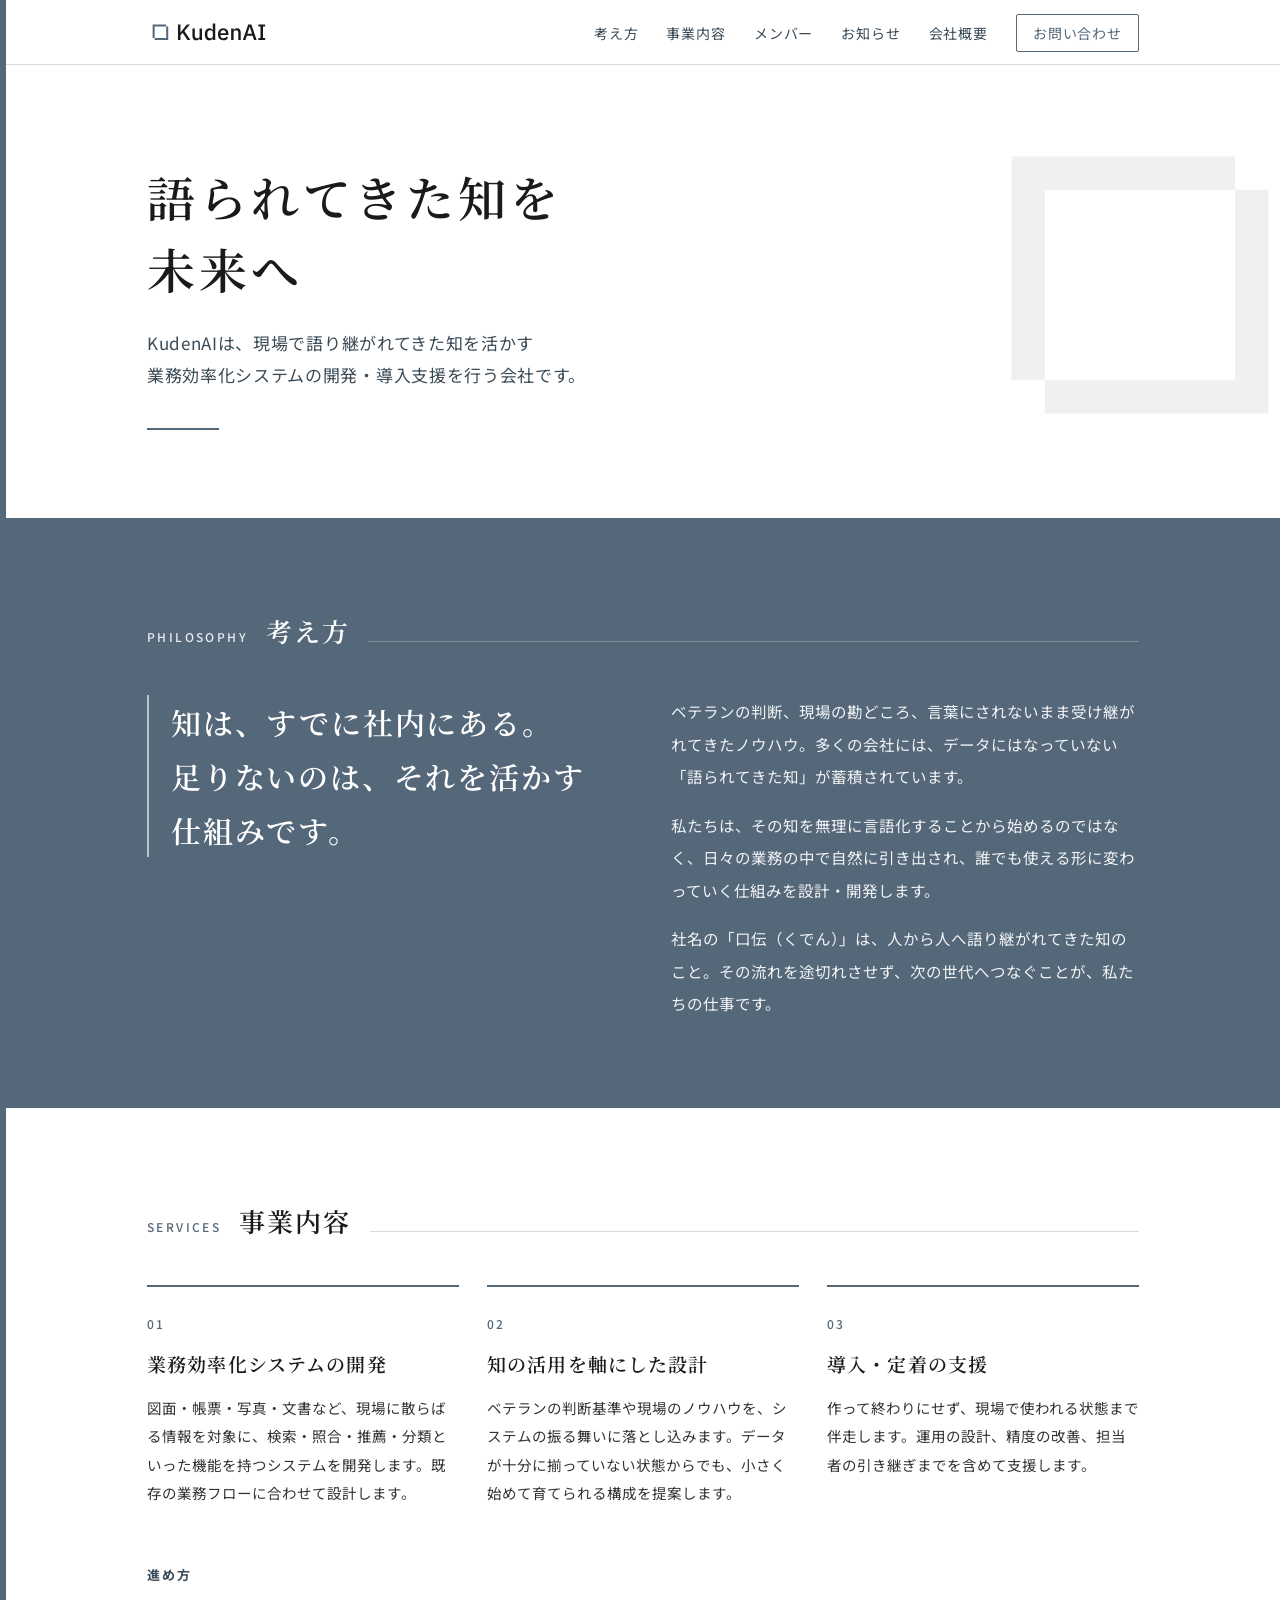
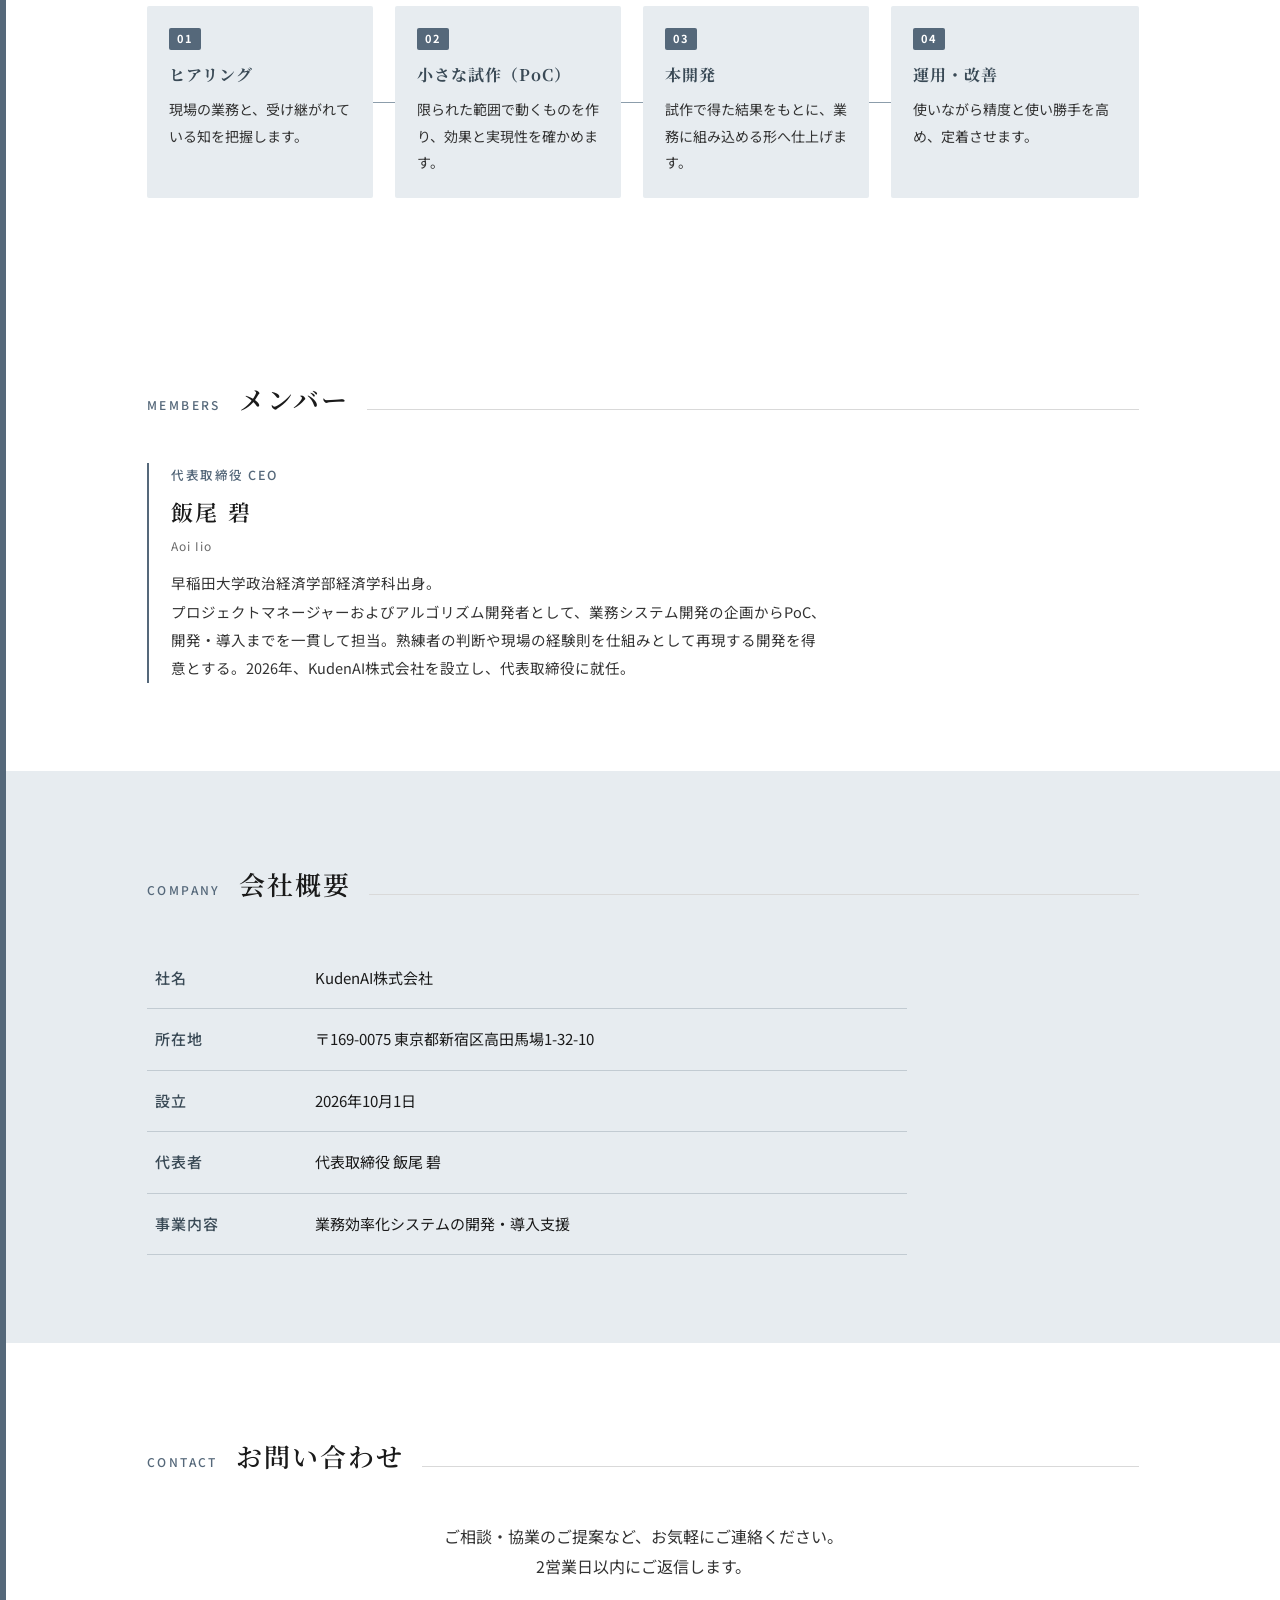
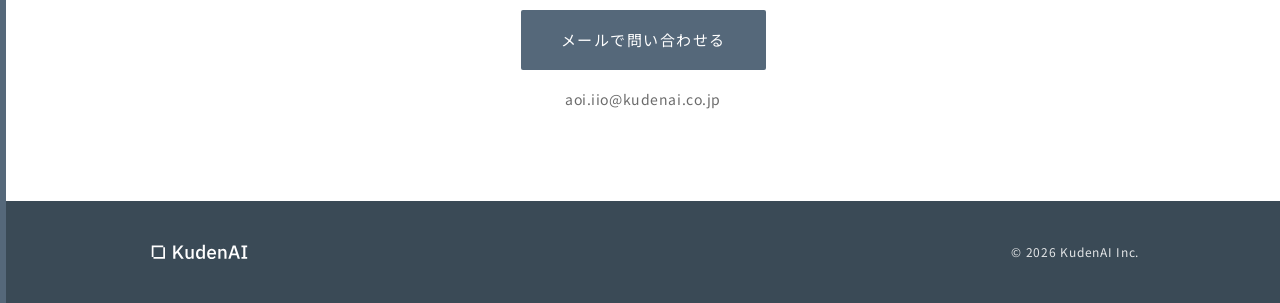
<file: index.html>
<!DOCTYPE html>
<html lang="ja">
<head>
<meta charset="utf-8">
<meta name="viewport" content="width=device-width, initial-scale=1">
<title>KudenAI株式会社｜語られてきた知を未来へ</title>
<meta name="description" content="KudenAI株式会社は、現場で語り継がれてきた知を活かす業務効率化システムの開発・導入支援を行う会社です。">
<meta property="og:title" content="KudenAI株式会社">
<meta property="og:description" content="語られてきた知を未来へ。業務効率化システムの開発・導入支援。">
<meta property="og:type" content="website">
<meta property="og:url" content="https://kudenai.co.jp/">
<link rel="canonical" href="https://kudenai.co.jp/">
<script type="application/ld+json">
{
  "@context": "https://schema.org",
  "@type": "Organization",
  "name": "KudenAI株式会社",
  "alternateName": ["KudenAI", "クデンAI"],
  "url": "https://kudenai.co.jp/",
  "logo": "https://kudenai.co.jp/assets/logo.svg",
  "foundingDate": "2026-10-01",
  "founder": {"@type": "Person", "name": "飯尾 碧"},
  "address": {
    "@type": "PostalAddress",
    "postalCode": "169-0075",
    "addressRegion": "東京都",
    "addressLocality": "新宿区",
    "streetAddress": "高田馬場1-32-10",
    "addressCountry": "JP"
  },
  "email": "aoi.iio@kudenai.co.jp",
  "description": "現場で語り継がれてきた知を活かす業務効率化システムの開発・導入支援を行う会社です。"
}
</script>
<link rel="icon" href="/favicon.ico" sizes="48x48">
<link rel="icon" href="/favicon-96.png" sizes="96x96" type="image/png">
<link rel="icon" href="/favicon-192.png" sizes="192x192" type="image/png">
<link rel="icon" href="/favicon.svg" type="image/svg+xml">
<link rel="apple-touch-icon" href="/apple-touch-icon.png">
<link rel="preconnect" href="https://fonts.googleapis.com">
<link rel="preconnect" href="https://fonts.gstatic.com" crossorigin>
<link href="https://fonts.googleapis.com/css2?family=Noto+Sans+JP:wght@400;500;700&family=Noto+Serif+JP:wght@500;600&display=swap" rel="stylesheet">
<link rel="stylesheet" href="/assets/site.css">
</head>
<body>

<header>
  <div class="wrap nav">
    <a class="logo" href="#top" aria-label="KudenAI"><img src="assets/logo.svg" alt="KudenAI"></a>
    <ul>
      <li><a href="#philosophy">考え方</a></li>
      <li><a href="#services">事業内容</a></li>
      <li><a href="#members">メンバー</a></li>
      <li class="sp-li"><a href="/news/">お知らせ</a></li>
      <li><a href="#company">会社概要</a></li>
      <li class="cta-li"><a class="cta" href="#contact">お問い合わせ</a></li>
    </ul>
  </div>
</header>

<main id="top">
  <section class="hero">
    <img class="mark" src="assets/mark.svg" alt="" aria-hidden="true" style="opacity:.09">
    <div class="wrap">
      <h1>語られてきた知を<br>未来へ</h1>
      <p class="lead">KudenAIは、現場で語り継がれてきた知を活かす<br class="pc">業務効率化システムの開発・導入支援を行う会社です。</p>
      <div class="line"></div>
    </div>
  </section>

  <section id="philosophy" class="dark">
    <div class="wrap">
      <div class="sec-head"><span class="en">PHILOSOPHY</span><h2>考え方</h2></div>
      <div class="cols">
      <p class="big">知は、すでに社内にある。<br>足りないのは、それを活かす仕組みです。</p>
      <div class="body">
        <p>ベテランの判断、現場の勘どころ、言葉にされないまま受け継がれてきたノウハウ。多くの会社には、データにはなっていない「語られてきた知」が蓄積されています。</p>
        <p>私たちは、その知を無理に言語化することから始めるのではなく、日々の業務の中で自然に引き出され、誰でも使える形に変わっていく仕組みを設計・開発します。</p>
        <p>社名の「口伝（くでん）」は、人から人へ語り継がれてきた知のこと。その流れを途切れさせず、次の世代へつなぐことが、私たちの仕事です。</p>
      </div>
      </div>
    </div>
  </section>

  <section id="services">
    <div class="wrap">
      <div class="sec-head"><span class="en">SERVICES</span><h2>事業内容</h2></div>
      <div class="grid3">
        <div class="card">
          <div class="num">01</div>
          <h3>業務効率化システムの開発</h3>
          <p>図面・帳票・写真・文書など、現場に散らばる情報を対象に、検索・照合・推薦・分類といった機能を持つシステムを開発します。既存の業務フローに合わせて設計します。</p>
        </div>
        <div class="card">
          <div class="num">02</div>
          <h3>知の活用を軸にした設計</h3>
          <p>ベテランの判断基準や現場のノウハウを、システムの振る舞いに落とし込みます。データが十分に揃っていない状態からでも、小さく始めて育てられる構成を提案します。</p>
        </div>
        <div class="card">
          <div class="num">03</div>
          <h3>導入・定着の支援</h3>
          <p>作って終わりにせず、現場で使われる状態まで伴走します。運用の設計、精度の改善、担当者の引き継ぎまでを含めて支援します。</p>
        </div>
      </div>
      <div class="flow">
        <h4>進め方</h4>
        <ol>
          <li><b>ヒアリング</b>現場の業務と、受け継がれている知を把握します。</li>
          <li><b>小さな試作（PoC）</b>限られた範囲で動くものを作り、効果と実現性を確かめます。</li>
          <li><b>本開発</b>試作で得た結果をもとに、業務に組み込める形へ仕上げます。</li>
          <li><b>運用・改善</b>使いながら精度と使い勝手を高め、定着させます。</li>
        </ol>
      </div>
    </div>
  </section>

  <section id="members">
    <div class="wrap">
      <div class="sec-head"><span class="en">MEMBERS</span><h2>メンバー</h2></div>
      <div class="members">
        <div class="member">
          <div>
            <div class="role">代表取締役 CEO</div>
            <h3>飯尾 碧</h3>
            <div class="en">Aoi Iio</div>
            <p>早稲田大学政治経済学部経済学科出身。<br>プロジェクトマネージャーおよびアルゴリズム開発者として、業務システム開発の企画からPoC、開発・導入までを一貫して担当。熟練者の判断や現場の経験則を仕組みとして再現する開発を得意とする。2026年、KudenAI株式会社を設立し、代表取締役に就任。</p>
          </div>
        </div>
        </div>
      </div>
    </div>
  </section>

  <section id="company" class="company">
    <div class="wrap">
      <div class="sec-head"><span class="en">COMPANY</span><h2>会社概要</h2></div>
      <table>
        <tr><th>社名</th><td>KudenAI株式会社</td></tr>
        <tr><th>所在地</th><td>〒169-0075 東京都新宿区高田馬場1-32-10</td></tr>
        <tr><th>設立</th><td>2026年10月1日</td></tr>
        <tr><th>代表者</th><td>代表取締役 飯尾 碧</td></tr>
        <tr><th>事業内容</th><td>業務効率化システムの開発・導入支援</td></tr>
      </table>
    </div>
  </section>

  <section id="contact" class="contact">
    <div class="wrap">
      <div class="sec-head" style="justify-content:center"><span class="en">CONTACT</span><h2>お問い合わせ</h2></div>
      <p>ご相談・協業のご提案など、お気軽にご連絡ください。<br>2営業日以内にご返信します。</p>
      <a class="btn" href="mailto:aoi.iio@kudenai.co.jp?subject=%E3%81%8A%E5%95%8F%E3%81%84%E5%90%88%E3%82%8F%E3%81%9B">メールで問い合わせる</a>
      <span class="mail">aoi.iio@kudenai.co.jp</span>
    </div>
  </section>
</main>

<footer>
  <div class="wrap in">
    <img src="assets/logo-white.svg" alt="KudenAI">
    <small>© 2026 KudenAI Inc.</small>
  </div>
</footer>

</body>
</html>
</file>
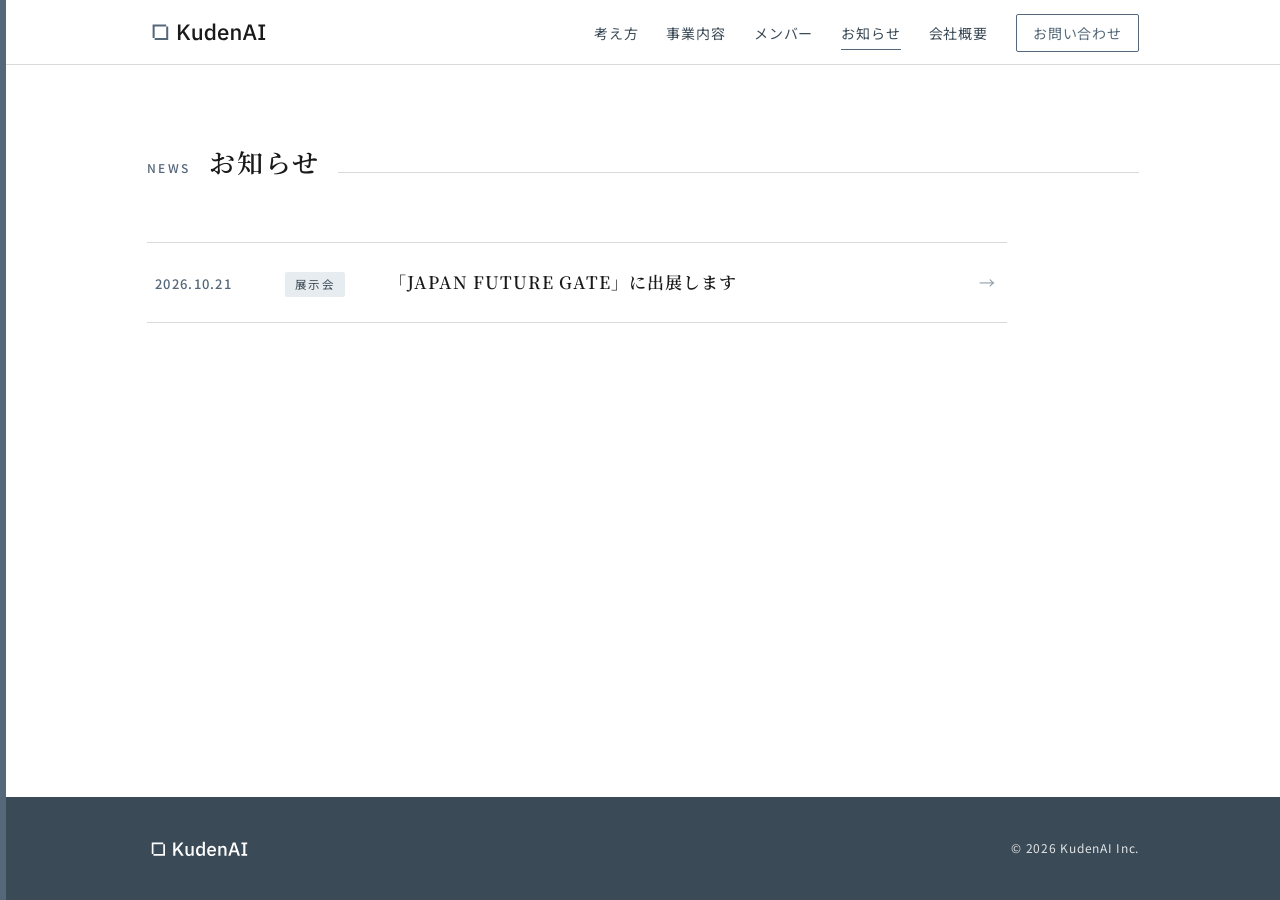
<file: news/index.html>
<!DOCTYPE html>
<html lang="ja">
<head>
<meta charset="utf-8">
<meta name="viewport" content="width=device-width, initial-scale=1">
<title>お知らせ｜KudenAI株式会社</title>
<meta name="description" content="KudenAI株式会社からのお知らせ。展示会への出展、サービスに関する情報などを掲載しています。">
<meta property="og:title" content="お知らせ｜KudenAI株式会社">
<meta property="og:description" content="KudenAI株式会社からのお知らせ。展示会への出展、サービスに関する情報などを掲載しています。">
<meta property="og:type" content="website">
<meta property="og:url" content="https://kudenai.co.jp/news/">
<link rel="canonical" href="https://kudenai.co.jp/news/">
<link rel="icon" href="/favicon.ico" sizes="48x48">
<link rel="icon" href="/favicon-96.png" sizes="96x96" type="image/png">
<link rel="icon" href="/favicon-192.png" sizes="192x192" type="image/png">
<link rel="icon" href="/favicon.svg" type="image/svg+xml">
<link rel="apple-touch-icon" href="/apple-touch-icon.png">
<link rel="preconnect" href="https://fonts.googleapis.com">
<link rel="preconnect" href="https://fonts.gstatic.com" crossorigin>
<link href="https://fonts.googleapis.com/css2?family=Noto+Sans+JP:wght@400;500;700&family=Noto+Serif+JP:wght@500;600&display=swap" rel="stylesheet">
<link rel="stylesheet" href="/assets/site.css">
</head>
<body class="sub">

<header>
  <div class="wrap nav">
    <a class="logo" href="/" aria-label="KudenAI トップへ"><img src="/assets/logo.svg" alt="KudenAI"></a>
    <ul>
      <li><a href="/#philosophy">考え方</a></li>
      <li><a href="/#services">事業内容</a></li>
      <li><a href="/#members">メンバー</a></li>
      <li class="sp-li"><a href="/news/" aria-current="page">お知らせ</a></li>
      <li><a href="/#company">会社概要</a></li>
      <li class="cta-li"><a class="cta" href="/#contact">お問い合わせ</a></li>
    </ul>
  </div>
</header>

<main>
  <div class="page-head">
    <div class="wrap">
      <div class="sec-head"><span class="en">NEWS</span><h1>お知らせ</h1></div>
    </div>
  </div>

  <div class="page">
    <div class="wrap">
      <!--
        記事を追加するとき：
        1. news/<記事のスラッグ>/index.html を作る（既存の記事フォルダをコピーして書き換え）
        2. 下のリストの先頭に <li> を1つ足す（新しい順）
        3. sitemap.xml に URL を足す
        カテゴリの例：展示会／お知らせ／プレスリリース
      -->
      <ul class="news-list">
        <li>
          <a href="/news/japan-future-gate-2026/">
            <time datetime="2026-10-21">2026.10.21</time>
            <span class="tag">展示会</span>
            <span class="ttl">「JAPAN FUTURE GATE」に出展します</span>
            <span class="arrow" aria-hidden="true">→</span>
          </a>
        </li>
      </ul>
    </div>
  </div>
</main>

<footer>
  <div class="wrap in">
    <img src="/assets/logo-white.svg" alt="KudenAI">
    <small>© 2026 KudenAI Inc.</small>
  </div>
</footer>

</body>
</html>
</file>
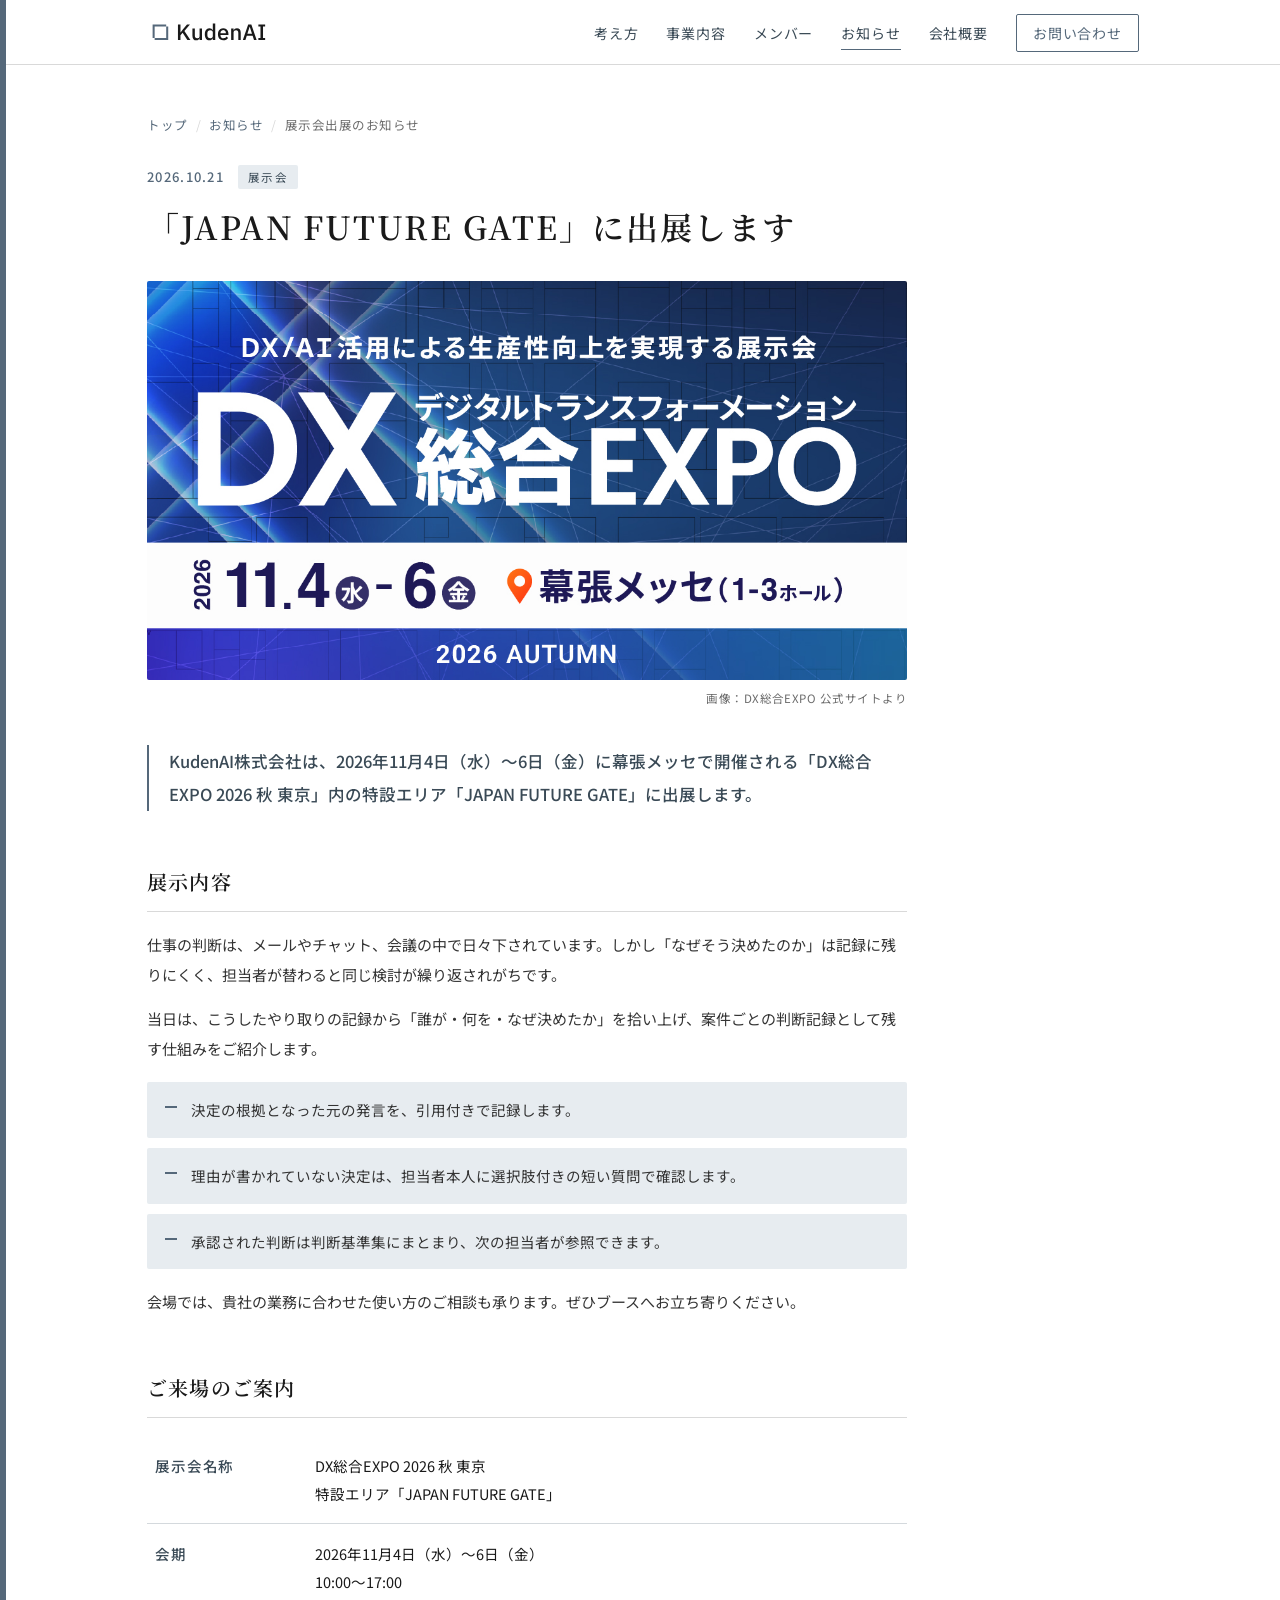
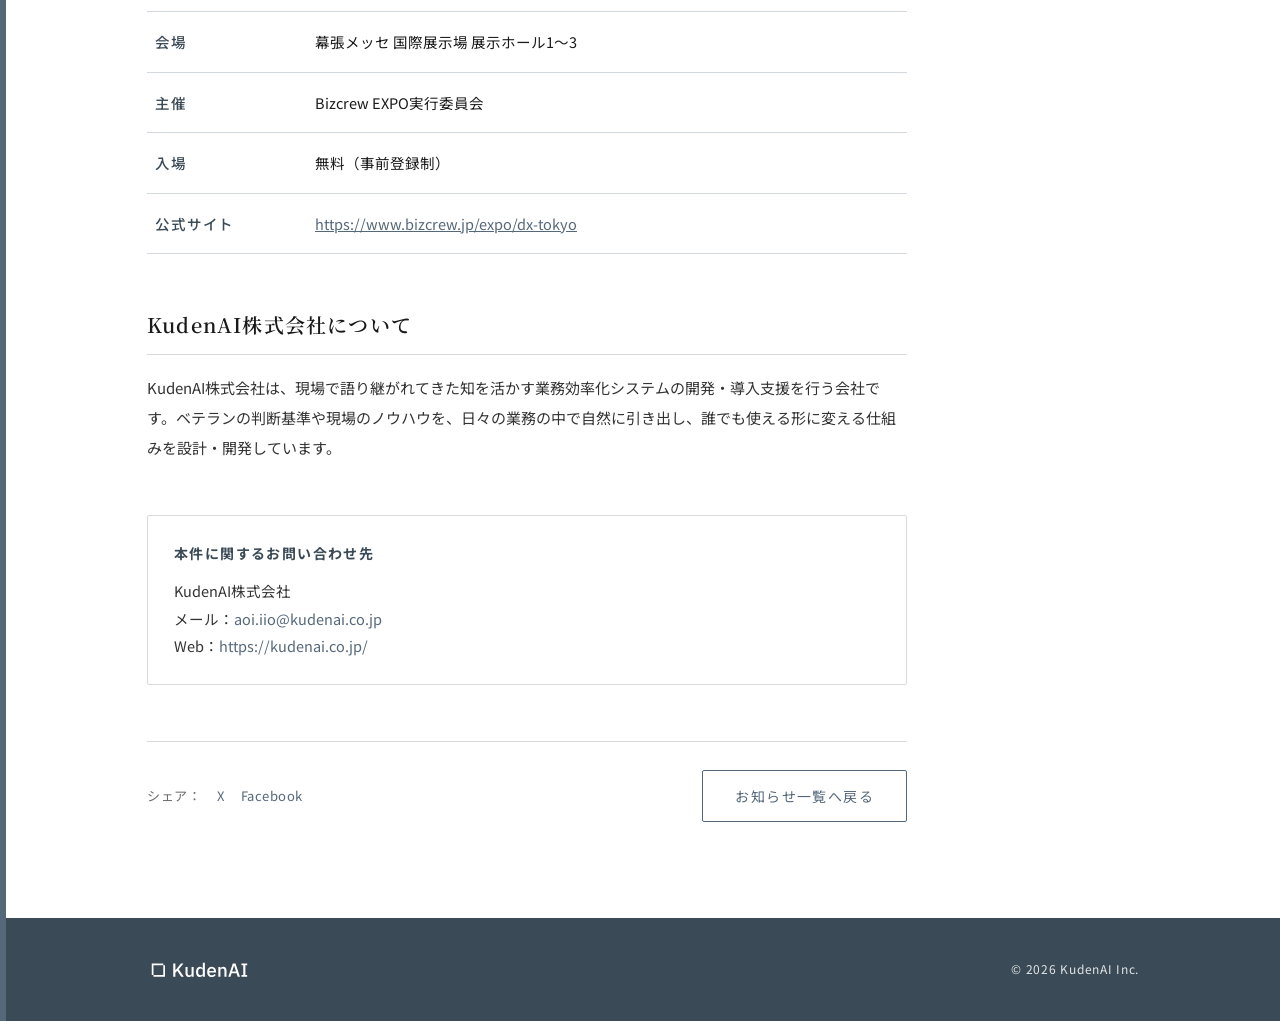
<file: news/japan-future-gate-2026/index.html>
<!DOCTYPE html>
<html lang="ja">
<head>
<meta charset="utf-8">
<meta name="viewport" content="width=device-width, initial-scale=1">
<title>「JAPAN FUTURE GATE」に出展します｜KudenAI株式会社</title>
<meta name="description" content="KudenAI株式会社は、2026年11月4日（水）〜6日（金）に幕張メッセで開催される「DX総合EXPO 2026 秋 東京」内の特設エリア「JAPAN FUTURE GATE」に出展します。">
<meta property="og:title" content="「JAPAN FUTURE GATE」に出展します｜KudenAI株式会社">
<meta property="og:description" content="2026年11月4日（水）〜6日（金）、幕張メッセ。メール・チャット・会議の記録から「誰が・何を・なぜ決めたか」を残す仕組みをご紹介します。">
<meta property="og:type" content="article">
<meta property="og:url" content="https://kudenai.co.jp/news/japan-future-gate-2026/">
<meta property="og:image" content="https://kudenai.co.jp/news/japan-future-gate-2026/ogp.png">
<meta name="twitter:card" content="summary_large_image">
<link rel="canonical" href="https://kudenai.co.jp/news/japan-future-gate-2026/">
<link rel="icon" href="/favicon.ico" sizes="48x48">
<link rel="icon" href="/favicon-96.png" sizes="96x96" type="image/png">
<link rel="icon" href="/favicon-192.png" sizes="192x192" type="image/png">
<link rel="icon" href="/favicon.svg" type="image/svg+xml">
<link rel="apple-touch-icon" href="/apple-touch-icon.png">
<link rel="preconnect" href="https://fonts.googleapis.com">
<link rel="preconnect" href="https://fonts.gstatic.com" crossorigin>
<link href="https://fonts.googleapis.com/css2?family=Noto+Sans+JP:wght@400;500;700&family=Noto+Serif+JP:wght@500;600&display=swap" rel="stylesheet">
<link rel="stylesheet" href="/assets/site.css">
</head>
<body class="sub">

<header>
  <div class="wrap nav">
    <a class="logo" href="/" aria-label="KudenAI トップへ"><img src="/assets/logo.svg" alt="KudenAI"></a>
    <ul>
      <li><a href="/#philosophy">考え方</a></li>
      <li><a href="/#services">事業内容</a></li>
      <li><a href="/#members">メンバー</a></li>
      <li class="sp-li"><a href="/news/" aria-current="page">お知らせ</a></li>
      <li><a href="/#company">会社概要</a></li>
      <li class="cta-li"><a class="cta" href="/#contact">お問い合わせ</a></li>
    </ul>
  </div>
</header>

<main>
  <div class="page">
    <div class="wrap">
      <article class="article">
        <nav class="crumb" aria-label="パンくずリスト"><a href="/">トップ</a><span>/</span><a href="/news/">お知らせ</a><span>/</span>展示会出展のお知らせ</nav>

        <div class="meta">
          <time datetime="2026-10-21">2026.10.21</time>
          <span class="tag">展示会</span>
        </div>
        <h1>「JAPAN FUTURE GATE」に出展します</h1>

        <figure class="eyecatch-fig">
          <img class="eyecatch" src="dx-expo-2026-autumn.jpg" width="1200" height="630" alt="DX総合EXPO 2026 秋　2026年11月4日（水）〜6日（金）　幕張メッセ（1〜3ホール）">
          <figcaption>画像：DX総合EXPO 公式サイトより</figcaption>
        </figure>

        <p class="lead">KudenAI株式会社は、2026年11月4日（水）〜6日（金）に幕張メッセで開催される「DX総合EXPO 2026 秋 東京」内の特設エリア「JAPAN FUTURE GATE」に出展します。</p>

        <h2>展示内容</h2>
        <p>仕事の判断は、メールやチャット、会議の中で日々下されています。しかし「なぜそう決めたのか」は記録に残りにくく、担当者が替わると同じ検討が繰り返されがちです。</p>
        <p>当日は、こうしたやり取りの記録から「誰が・何を・なぜ決めたか」を拾い上げ、案件ごとの判断記録として残す仕組みをご紹介します。</p>
        <ul class="points">
          <li>決定の根拠となった元の発言を、引用付きで記録します。</li>
          <li>理由が書かれていない決定は、担当者本人に選択肢付きの短い質問で確認します。</li>
          <li>承認された判断は判断基準集にまとまり、次の担当者が参照できます。</li>
        </ul>
        <p>会場では、貴社の業務に合わせた使い方のご相談も承ります。ぜひブースへお立ち寄りください。</p>

        <h2>ご来場のご案内</h2>
        <table>
          <tr><th>展示会名称</th><td>DX総合EXPO 2026 秋 東京<br>特設エリア「JAPAN FUTURE GATE」</td></tr>
          <tr><th>会期</th><td>2026年11月4日（水）〜6日（金）<br>10:00〜17:00</td></tr>
          <tr><th>会場</th><td>幕張メッセ 国際展示場 展示ホール1〜3</td></tr>
          <!-- 小間番号が決まったら有効化：<tr><th>小間番号</th><td>○○</td></tr> -->
          <tr><th>主催</th><td>Bizcrew EXPO実行委員会</td></tr>
          <tr><th>入場</th><td>無料（事前登録制）</td></tr>
          <tr><th>公式サイト</th><td><a href="https://www.bizcrew.jp/expo/dx-tokyo" target="_blank" rel="noopener">https://www.bizcrew.jp/expo/dx-tokyo</a></td></tr>
        </table>

        <h2>KudenAI株式会社について</h2>
        <p>KudenAI株式会社は、現場で語り継がれてきた知を活かす業務効率化システムの開発・導入支援を行う会社です。ベテランの判断基準や現場のノウハウを、日々の業務の中で自然に引き出し、誰でも使える形に変える仕組みを設計・開発しています。</p>

        <div class="inquiry">
          <h3>本件に関するお問い合わせ先</h3>
          <p>KudenAI株式会社<br>
          メール：<a href="mailto:aoi.iio@kudenai.co.jp">aoi.iio@kudenai.co.jp</a><br>
          Web：<a href="/">https://kudenai.co.jp/</a></p>
        </div>

        <div class="foot">
          <div class="share">シェア：
            <a href="https://twitter.com/intent/tweet?url=https%3A%2F%2Fkudenai.co.jp%2Fnews%2Fjapan-future-gate-2026%2F&amp;text=KudenAI%E6%A0%AA%E5%BC%8F%E4%BC%9A%E7%A4%BE%E3%81%AF%E3%80%8CJAPAN%20FUTURE%20GATE%E3%80%8D%EF%BC%882026%E5%B9%B411%E6%9C%884%E6%97%A5%E3%80%9C6%E6%97%A5%E3%83%BB%E5%B9%95%E5%BC%B5%E3%83%A1%E3%83%83%E3%82%BB%EF%BC%89%E3%81%AB%E5%87%BA%E5%B1%95%E3%81%97%E3%81%BE%E3%81%99%E3%80%82" target="_blank" rel="noopener">X</a>
            <a href="https://www.facebook.com/sharer/sharer.php?u=https%3A%2F%2Fkudenai.co.jp%2Fnews%2Fjapan-future-gate-2026%2F" target="_blank" rel="noopener">Facebook</a>
          </div>
          <a class="btn-outline" href="/news/">お知らせ一覧へ戻る</a>
        </div>
      </article>
    </div>
  </div>
</main>

<footer>
  <div class="wrap in">
    <img src="/assets/logo-white.svg" alt="KudenAI">
    <small>© 2026 KudenAI Inc.</small>
  </div>
</footer>

</body>
</html>
</file>
<file: assets/site.css>
:root{
  --konnezu-dark:#3A4A56; --konnezu:#55687A; --konnezu-light:#8C9DAB; --konnezu-tint:#E7ECF0;
  --ink:#1A1A1A; --grey:#6B6B6B; --grey-light:#D9D9D9; --paper:#FFFFFF;
  --serif:"Noto Serif JP","Source Han Serif JP","Hiragino Mincho ProN","Yu Mincho",serif;
  --sans:"Noto Sans JP","Source Han Sans JP","Hiragino Sans","Yu Gothic",sans-serif;
  --max:1040px;
}
*{box-sizing:border-box;margin:0;padding:0}
html{scroll-behavior:smooth}
body{font-family:var(--sans);color:var(--ink);background:var(--paper);line-height:1.9;font-size:16px;-webkit-font-smoothing:antialiased;border-left:6px solid var(--konnezu)}
a{color:inherit;text-decoration:none}
img{display:block;max-width:100%}
.wrap{max-width:var(--max);margin:0 auto;padding:0 24px}

/* header */
header{position:sticky;top:0;background:rgba(255,255,255,.92);backdrop-filter:blur(6px);border-bottom:1px solid var(--grey-light);z-index:10}
.nav{display:flex;align-items:center;justify-content:space-between;height:64px}
.nav .logo img{height:26px}
.nav ul{display:flex;gap:28px;list-style:none}
.nav li a{font-size:14px;letter-spacing:.06em;color:var(--konnezu-dark);padding:6px 0;border-bottom:1px solid transparent}
.nav li a:hover{border-bottom-color:var(--konnezu)}
.nav .cta{border:1px solid var(--konnezu);color:var(--konnezu);padding:8px 16px;border-radius:2px}
.nav .cta:hover{background:var(--konnezu);color:#fff;border-bottom-color:var(--konnezu)}
@media (max-width:720px){.nav ul{gap:18px}.nav ul li:not(.cta-li):not(.sp-li){display:none} br.pc{display:none}}

/* hero */
.hero{padding:96px 0 88px;position:relative;overflow:hidden}
.hero .mark{position:absolute;right:-40px;top:40px;width:360px;opacity:.5;pointer-events:none}
.hero h1{font-family:var(--serif);font-weight:600;font-size:clamp(30px,5vw,48px);letter-spacing:.08em;line-height:1.5;color:var(--ink)}
.hero p.lead{margin-top:22px;font-size:17px;color:var(--konnezu-dark);letter-spacing:.04em;max-width:560px}
.hero .line{width:72px;height:2px;background:var(--konnezu);margin:36px 0 0}
@media (max-width:720px){.hero{padding:64px 0 56px}.hero .mark{width:220px;right:-30px;top:20px}}

/* sections */
section{padding:88px 0}
.sec-head{display:flex;align-items:baseline;gap:18px;margin-bottom:40px}
.sec-head .en{font-family:var(--sans);font-size:12px;letter-spacing:.2em;color:var(--konnezu);font-weight:500}
.sec-head h2{font-family:var(--serif);font-weight:600;font-size:26px;letter-spacing:.08em;color:var(--ink)}
.sec-head::after{content:"";flex:1;height:1px;background:var(--grey-light)}
@media (max-width:720px){section{padding:64px 0}}

/* philosophy (dark) */
.dark{background:var(--konnezu);color:#fff;position:relative;overflow:hidden}
.dark .sec-head .en{color:var(--konnezu-tint)}
.dark .sec-head h2{color:#fff}
.dark .sec-head::after{background:rgba(255,255,255,.25)}
.dark .cols{display:grid;grid-template-columns:1fr 1fr;gap:56px;align-items:start}
.dark .big{font-family:var(--serif);font-size:clamp(22px,3vw,30px);font-weight:600;letter-spacing:.06em;line-height:1.8;padding-left:22px;border-left:2px solid rgba(255,255,255,.6)}
.dark .body{font-size:15.5px;line-height:2.1;color:rgba(255,255,255,.92)}
@media (max-width:860px){.dark .cols{grid-template-columns:1fr;gap:28px}}
.dark .body p+p{margin-top:16px}

/* services */
.grid3{display:grid;grid-template-columns:repeat(3,1fr);gap:28px}
@media (max-width:860px){.grid3{grid-template-columns:1fr}}
.card{border-top:2px solid var(--konnezu);padding:26px 0 0}
.card .num{font-size:12px;letter-spacing:.2em;color:var(--konnezu);font-weight:500}
.card h3{font-family:var(--serif);font-size:19px;font-weight:600;letter-spacing:.06em;margin:10px 0 12px;color:var(--ink)}
.card p{font-size:14.5px;color:#333;line-height:1.95}
.flow{margin-top:56px}
.flow h4{font-size:13px;letter-spacing:.16em;color:var(--konnezu-dark);font-weight:700;margin-bottom:18px}
.flow ol{display:grid;grid-template-columns:repeat(4,1fr);gap:0;list-style:none;counter-reset:s}
.flow li{position:relative;background:var(--konnezu-tint);padding:22px 20px 22px 22px;font-size:14px;color:#333;margin-right:22px;border-radius:2px}
.flow li:last-child{margin-right:0}
.flow li::after{content:"";position:absolute;right:-22px;top:50%;width:22px;height:1px;background:var(--konnezu-light)}
.flow li:last-child::after{display:none}
.flow li b{display:block;font-family:var(--serif);font-size:16px;color:var(--konnezu-dark);letter-spacing:.06em;margin-bottom:6px}
.flow li b::before{counter-increment:s;content:counter(s,decimal-leading-zero);font-family:var(--sans);font-size:11px;letter-spacing:.2em;color:#fff;background:var(--konnezu);display:block;width:max-content;padding:2px 8px;border-radius:2px;margin-bottom:10px;line-height:1.6}
@media (max-width:860px){.flow ol{grid-template-columns:1fr 1fr;row-gap:22px}.flow li:nth-child(2)::after{display:none}}
@media (max-width:520px){.flow ol{grid-template-columns:1fr;row-gap:14px}.flow li{margin-right:0}.flow li::after{display:none}}

/* members */
.members{display:grid;grid-template-columns:1fr;gap:40px;max-width:680px}
@media (max-width:760px){.members{grid-template-columns:1fr}}
.member{border-left:2px solid var(--konnezu);padding-left:22px}
.member .role{font-size:12.5px;letter-spacing:.12em;color:var(--konnezu);font-weight:500}
.member h3{font-family:var(--serif);font-size:22px;font-weight:600;letter-spacing:.1em;margin:4px 0 2px}
.member .en{font-size:12px;color:var(--grey);letter-spacing:.08em;margin-bottom:12px}
.member p{font-size:14.5px;color:#333;line-height:1.95}

/* company */
.company{background:var(--konnezu-tint)}
table{width:100%;border-collapse:collapse;font-size:15px;max-width:760px}
th,td{text-align:left;padding:16px 8px;border-bottom:1px solid rgba(85,104,122,.25);vertical-align:top}
th{width:160px;color:var(--konnezu-dark);font-weight:500;letter-spacing:.06em}
@media (max-width:520px){th{width:110px}}

/* contact */
.contact{text-align:center}
.contact p{color:#333;max-width:560px;margin:0 auto 28px}
.btn{display:inline-block;background:var(--konnezu);color:#fff;padding:16px 40px;border-radius:2px;letter-spacing:.1em;font-size:15px}
.btn:hover{background:var(--konnezu-dark)}
.contact .mail{display:block;margin-top:16px;font-size:14px;color:var(--grey);letter-spacing:.04em}

footer{background:var(--konnezu-dark);color:rgba(255,255,255,.85);padding:40px 0}
footer .in{display:flex;justify-content:space-between;align-items:center;gap:20px;flex-wrap:wrap}
footer img{height:22px}
footer small{font-size:12px;letter-spacing:.06em}

/* ---------- subpages (news) ---------- */
.nav li a[aria-current="page"]{border-bottom-color:var(--konnezu)}
.page-head{padding:72px 0 8px}
.page-head .sec-head{margin-bottom:0}
.page-head h1{font-family:var(--serif);font-weight:600;font-size:26px;letter-spacing:.08em;color:var(--ink)}
.page{padding:48px 0 96px}
@media (max-width:720px){.page-head{padding:48px 0 0}.page{padding:32px 0 72px}}

/* news list */
.news-list{list-style:none;max-width:860px;border-top:1px solid var(--grey-light)}
.news-list a{display:grid;grid-template-columns:110px 84px 1fr 20px;align-items:baseline;gap:8px 20px;padding:24px 8px;border-bottom:1px solid var(--grey-light)}
.news-list time{font-size:13px;letter-spacing:.1em;color:var(--konnezu);font-weight:500}
.news-list .ttl{text-wrap:pretty;font-family:var(--serif);font-size:17px;font-weight:600;letter-spacing:.06em;line-height:1.7;transition:color .15s}
.news-list .arrow{color:var(--konnezu-light);transition:transform .15s}
.news-list a:hover .ttl{color:var(--konnezu)}
.news-list a:hover .arrow{transform:translateX(4px);color:var(--konnezu)}
.tag{display:inline-block;justify-self:start;font-size:11.5px;letter-spacing:.12em;color:var(--konnezu-dark);background:var(--konnezu-tint);padding:2px 10px;border-radius:2px;line-height:1.8;white-space:nowrap}
@media (max-width:620px){.news-list a{grid-template-columns:auto 1fr;gap:6px 12px}.news-list .ttl{grid-column:1/-1}.news-list .arrow{display:none}}

/* news article */
.article{max-width:760px}
.crumb{font-size:12.5px;color:var(--grey);letter-spacing:.04em;margin-bottom:28px}
.crumb a{color:var(--konnezu)}
.crumb a:hover{text-decoration:underline}
.crumb span{margin:0 8px;color:var(--grey-light)}
.article .meta{display:flex;align-items:center;gap:14px}
.article .meta time{font-size:13px;letter-spacing:.1em;color:var(--konnezu);font-weight:500}
.article h1{font-family:var(--serif);font-weight:600;font-size:clamp(24px,3.6vw,32px);letter-spacing:.06em;line-height:1.6;margin:12px 0 28px;text-wrap:balance}
.article .eyecatch-fig{margin:0 0 36px}
.article .eyecatch{width:100%;height:auto;border-radius:2px}
.article .eyecatch-fig figcaption{margin-top:8px;font-size:11.5px;color:var(--grey);letter-spacing:.04em;text-align:right}
.article .lead{font-size:16.5px;color:var(--konnezu-dark);font-weight:500;line-height:2;padding-left:20px;border-left:2px solid var(--konnezu);margin-bottom:44px}
.article h2{font-family:var(--serif);font-size:20px;font-weight:600;letter-spacing:.06em;margin:52px 0 18px;padding-bottom:10px;border-bottom:1px solid var(--grey-light)}
.article h3{font-size:14px;font-weight:700;letter-spacing:.1em;color:var(--konnezu-dark);margin-bottom:10px}
.article p{font-size:15px;color:#333;line-height:2}
.article p+p{margin-top:14px}
.article ul.points{list-style:none;margin:18px 0}
.article ul.points li{position:relative;padding:14px 16px 14px 44px;background:var(--konnezu-tint);border-radius:2px;font-size:14.5px;color:#333;line-height:1.9}
.article ul.points li+li{margin-top:10px}
.article ul.points li::before{content:"";position:absolute;left:18px;top:24px;width:12px;height:2px;background:var(--konnezu)}
.article table{font-size:14.5px;max-width:none}
.article table a{color:var(--konnezu);text-decoration:underline;word-break:break-all}
.article .inquiry{margin-top:52px;padding:24px 26px;border:1px solid var(--grey-light);border-radius:2px}
.article .inquiry p{font-size:14.5px;line-height:1.9}
.article .inquiry a{color:var(--konnezu)}
.article .foot{display:flex;justify-content:space-between;align-items:center;gap:20px;flex-wrap:wrap;margin-top:56px;padding-top:28px;border-top:1px solid var(--grey-light)}
.share{display:flex;gap:16px;font-size:13px;color:var(--grey);letter-spacing:.04em}
.share a{color:var(--konnezu)}
.share a:hover{text-decoration:underline}
.btn-outline{display:inline-block;border:1px solid var(--konnezu);color:var(--konnezu);padding:12px 32px;border-radius:2px;letter-spacing:.1em;font-size:14px}
.btn-outline:hover{background:var(--konnezu);color:#fff}
body.sub{display:flex;flex-direction:column;min-height:100vh}
body.sub main{flex:1}
.nav li a{white-space:nowrap}
@media (max-width:400px){.nav .logo img{height:22px}.nav ul{gap:14px}.nav li a{font-size:13px}.nav .cta{padding:6px 12px}}
</file>
